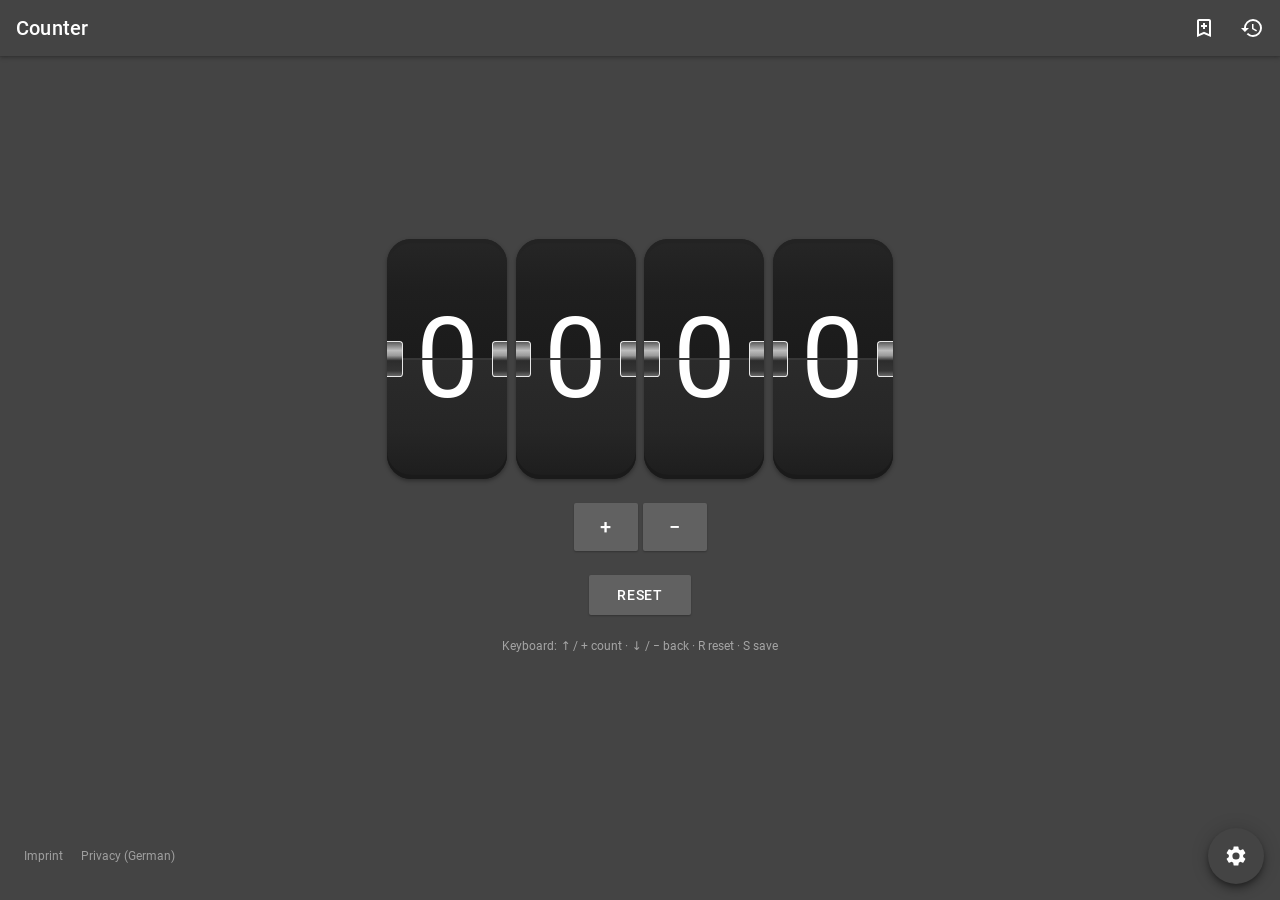
<file: web/index.html>
<!doctype html>
<html lang="de">
<head>
  <meta charset="utf-8">
  <meta name="viewport" content="width=device-width, initial-scale=1, viewport-fit=cover">
  <title>Counter</title>
  <meta name="description" content="Counter – ein Zähler im Rolodex-/Flip-Clock-Design. Die Web-Version der Android-App von 2021.">
  <meta name="theme-color" content="#444444">
  <meta name="color-scheme" content="dark">
  <meta property="og:title" content="Counter">
  <meta property="og:description" content="Ein Zähler im Flip-Clock-Design – Nostalgie, revived.">
  <meta property="og:image" content="img/og.jpg">
  <meta property="og:type" content="website">
  <link rel="manifest" href="manifest.webmanifest">
  <link rel="icon" href="favicon.ico" sizes="32x32">
  <link rel="icon" href="icons/favicon-48.png" type="image/png" sizes="48x48">
  <link rel="apple-touch-icon" href="icons/apple-touch-icon.png">
  <link rel="preload" href="fonts/roboto-latin-400-normal.woff2" as="font" type="font/woff2" crossorigin>
  <link rel="stylesheet" href="styles.css">
  <script src="config.js" defer></script>
  <script src="app.js" defer></script>
</head>
<body>
  <!-- Icon-Sprite (Material-Stil, passend zu den Original-Icons) -->
  <svg width="0" height="0" class="sprite" aria-hidden="true">
    <symbol id="i-back" viewBox="0 0 24 24"><path d="M20 11H7.83l5.59-5.59L12 4l-8 8 8 8 1.41-1.41L7.83 13H20v-2z"/></symbol>
    <symbol id="i-chevron-left" viewBox="0 0 24 24"><path d="M15.41 16.59 10.83 12l4.58-4.59L14 6l-6 6 6 6 1.41-1.41z"/></symbol>
    <symbol id="i-settings" viewBox="0 0 24 24"><path d="M19.14 12.94c.04-.3.06-.61.06-.94 0-.32-.02-.64-.07-.94l2.03-1.58a.49.49 0 0 0 .12-.61l-1.92-3.32a.49.49 0 0 0-.59-.22l-2.39.96c-.5-.38-1.03-.7-1.62-.94l-.36-2.54a.48.48 0 0 0-.48-.41h-3.84c-.24 0-.43.17-.47.41l-.36 2.54c-.59.24-1.13.57-1.62.94l-2.39-.96a.48.48 0 0 0-.59.22L2.74 8.87c-.12.21-.08.47.12.61l2.03 1.58c-.05.3-.09.63-.09.94s.02.64.07.94l-2.03 1.58a.49.49 0 0 0-.12.61l1.92 3.32c.12.22.37.29.59.22l2.39-.96c.5.38 1.03.7 1.62.94l.36 2.54c.05.24.24.41.48.41h3.84c.24 0 .44-.17.47-.41l.36-2.54c.59-.24 1.13-.56 1.62-.94l2.39.96c.22.08.47 0 .59-.22l1.92-3.32a.48.48 0 0 0-.12-.61l-2.01-1.58zM12 15.6A3.6 3.6 0 1 1 12 8.4a3.6 3.6 0 0 1 0 7.2z"/></symbol>
    <symbol id="i-save" viewBox="0 0 24 24"><path d="M17 3H7c-1.1 0-2 .9-2 2v16l7-3 7 3V5c0-1.1-.9-2-2-2zm0 15-5-2.18L7 18V5h10v13z"/><path d="M11 7h2v2h2v2h-2v2h-2v-2H9V9h2z"/></symbol>
    <symbol id="i-list" viewBox="0 0 24 24"><path d="M13 3a9 9 0 0 0-9 9H1l3.89 3.89.07.14L9 12H6c0-3.87 3.13-7 7-7s7 3.13 7 7-3.13 7-7 7c-1.93 0-3.68-.79-4.94-2.06l-1.42 1.42A8.95 8.95 0 0 0 13 21a9 9 0 0 0 0-18zm-1 5v5l4.28 2.54.72-1.21-3.5-2.08V8H12z"/></symbol>
    <symbol id="i-heart" viewBox="0 0 24 24"><path d="M16.5 3c-1.74 0-3.41.81-4.5 2.09C10.91 3.81 9.24 3 7.5 3 4.42 3 2 5.42 2 8.5c0 3.78 3.4 6.86 8.55 11.54L12 21.35l1.45-1.32C18.6 15.36 22 12.28 22 8.5 22 5.42 19.58 3 16.5 3zm-4.4 15.55-.1.1-.1-.1C7.14 14.24 4 11.39 4 8.5 4 6.5 5.5 5 7.5 5c1.54 0 3.04.99 3.57 2.36h1.87C13.46 5.99 14.96 5 16.5 5c2 0 3.5 1.5 3.5 3.5 0 2.89-3.14 5.74-7.9 10.05z"/></symbol>
    <symbol id="i-info" viewBox="0 0 24 24"><path d="M11 7h2v2h-2zm0 4h2v6h-2zm1-9C6.48 2 2 6.48 2 12s4.48 10 10 10 10-4.48 10-10S17.52 2 12 2zm0 18c-4.41 0-8-3.59-8-8s3.59-8 8-8 8 3.59 8 8-3.59 8-8 8z"/></symbol>
    <symbol id="i-web" viewBox="0 0 24 24"><path d="M12 2C6.48 2 2 6.48 2 12s4.48 10 10 10 10-4.48 10-10S17.52 2 12 2zm6.93 6h-2.95a15.65 15.65 0 0 0-1.38-3.56A8.03 8.03 0 0 1 18.93 8zM12 4.04c.83 1.2 1.48 2.53 1.91 3.96h-3.82c.43-1.43 1.08-2.76 1.91-3.96zM4.26 14C4.1 13.36 4 12.69 4 12s.1-1.36.26-2h3.38c-.08.66-.14 1.32-.14 2s.06 1.34.14 2H4.26zm.82 2h2.95c.32 1.25.78 2.45 1.38 3.56A7.99 7.99 0 0 1 5.08 16zm2.95-8H5.08a7.99 7.99 0 0 1 4.33-3.56A15.65 15.65 0 0 0 8.03 8zM12 19.96c-.83-1.2-1.48-2.53-1.91-3.96h3.82c-.43 1.43-1.08 2.76-1.91 3.96zM14.34 14H9.66c-.09-.66-.16-1.32-.16-2s.07-1.35.16-2h4.68c.09.65.16 1.32.16 2s-.07 1.34-.16 2zm.25 5.56c.6-1.11 1.06-2.31 1.38-3.56h2.95a8.03 8.03 0 0 1-4.33 3.56zM16.36 14c.08-.66.14-1.32.14-2s-.06-1.34-.14-2h3.38c.16.64.26 1.31.26 2s-.1 1.36-.26 2h-3.38z"/></symbol>
    <symbol id="i-vibrate" viewBox="0 0 24 24"><path d="M0 15h2V9H0v6zm3 2h2V7H3v10zm19-8v6h2V9h-2zm-3 8h2V7h-2v10zM16.5 3h-9C6.67 3 6 3.67 6 4.5v15c0 .83.67 1.5 1.5 1.5h9c.83 0 1.5-.67 1.5-1.5v-15c0-.83-.67-1.5-1.5-1.5zM16 19H8V5h8v14z"/></symbol>
    <symbol id="i-sound" viewBox="0 0 24 24"><path d="M3 9v6h4l5 5V4L7 9H3zm13.5 3A4.5 4.5 0 0 0 14 7.97v8.05c1.48-.73 2.5-2.25 2.5-4.02zM14 3.23v2.06c2.89.86 5 3.54 5 6.71s-2.11 5.85-5 6.71v2.06c4.01-.91 7-4.49 7-8.77s-2.99-7.86-7-8.77z"/></symbol>
    <symbol id="i-sun" viewBox="0 0 24 24"><path d="M12 7a5 5 0 1 0 0 10 5 5 0 0 0 0-10zM2 13h2a1 1 0 0 0 0-2H2a1 1 0 0 0 0 2zm18 0h2a1 1 0 0 0 0-2h-2a1 1 0 0 0 0 2zM11 2v2a1 1 0 0 0 2 0V2a1 1 0 0 0-2 0zm0 18v2a1 1 0 0 0 2 0v-2a1 1 0 0 0-2 0zM5.99 4.58a1 1 0 0 0-1.41 1.41l1.06 1.06a1 1 0 0 0 1.41-1.41L5.99 4.58zm12.37 12.37a1 1 0 0 0-1.41 1.41l1.06 1.06a1 1 0 0 0 1.41-1.41l-1.06-1.06zm1.06-10.96a1 1 0 0 0-1.41-1.41l-1.06 1.06a1 1 0 0 0 1.41 1.41l1.06-1.06zM7.05 18.36a1 1 0 0 0-1.41-1.41l-1.06 1.06a1 1 0 0 0 1.41 1.41l1.06-1.06z"/></symbol>
    <symbol id="i-lang" viewBox="0 0 24 24"><path d="m12.87 15.07-2.54-2.51.03-.03A17.52 17.52 0 0 0 14.07 6H17V4h-7V2H8v2H1v1.99h11.17C11.5 7.92 10.44 9.75 9 11.35 8.07 10.32 7.3 9.19 6.69 8h-2c.73 1.63 1.73 3.17 2.98 4.56l-5.09 5.02L4 19l5-5 3.11 3.11.76-2.04zM18.5 10h-2L12 22h2l1.12-3h4.75L21 22h2l-4.5-12zm-2.62 7 1.62-4.33L19.12 17h-3.24z"/></symbol>
    <symbol id="i-digits" viewBox="0 0 24 24"><path d="M4 5h4v14H4zm6 0h4v14h-4zm6 0h4v14h-4z" opacity=".35"/><path d="M5 9h2v1H5zm6 0h2v1h-2zm6 0h2v1h-2zM3 11.5h18v1H3z"/></symbol>
    <symbol id="i-palette" viewBox="0 0 24 24"><path d="M12 2C6.49 2 2 6.49 2 12s4.49 10 10 10a2.5 2.5 0 0 0 1.84-4.19c-.24-.27-.34-.53-.34-.81 0-.55.45-1 1-1H16c3.31 0 6-2.69 6-6 0-4.96-4.49-9-10-9zm5.5 11a1.5 1.5 0 1 1 0-3 1.5 1.5 0 0 1 0 3zm-3-4a1.5 1.5 0 1 1 0-3 1.5 1.5 0 0 1 0 3zM5 11.5a1.5 1.5 0 1 1 3 0 1.5 1.5 0 0 1-3 0zm6-4a1.5 1.5 0 1 1-3 0 1.5 1.5 0 0 1 3 0z"/></symbol>
    <symbol id="i-delete" viewBox="0 0 24 24"><path d="M6 19c0 1.1.9 2 2 2h8c1.1 0 2-.9 2-2V7H6v12zM8 9h8v10H8V9zm7.5-5-1-1h-5l-1 1H5v2h14V4h-3.5z"/></symbol>
    <symbol id="i-edit" viewBox="0 0 24 24"><path d="M3 17.25V21h3.75L17.81 9.94l-3.75-3.75L3 17.25zM5.92 19H5v-.92l9.06-9.06.92.92L5.92 19zM20.71 5.63l-2.34-2.34a1 1 0 0 0-1.41 0l-1.83 1.83 3.75 3.75 1.83-1.83a1 1 0 0 0 0-1.41z"/></symbol>
    <symbol id="i-restore" viewBox="0 0 24 24"><path d="M12 5V1L7 6l5 5V7c3.31 0 6 2.69 6 6s-2.69 6-6 6-6-2.69-6-6H4c0 4.42 3.58 8 8 8s8-3.58 8-8-3.58-8-8-8z"/></symbol>
    <symbol id="i-download" viewBox="0 0 24 24"><path d="M19 9h-4V3H9v6H5l7 7 7-7zM5 18v2h14v-2H5z"/></symbol>
    <symbol id="i-sweep" viewBox="0 0 24 24"><path d="M15 16h4v2h-4zm0-8h7v2h-7zm0 4h6v2h-6zM3 18c0 1.1.9 2 2 2h6c1.1 0 2-.9 2-2V8H3v10zm2-8h6v8H5v-8zm5-6H6L5 5H2v2h12V5h-3z"/></symbol>
    <symbol id="i-gavel" viewBox="0 0 24 24"><path d="M1 21h12v2H1zM5.24 8.07l2.83-2.83 14.14 14.14-2.83 2.83zM12.32 1l5.66 5.66-2.83 2.83-5.66-5.66zM3.83 9.48l5.66 5.66-2.83 2.83L1 12.31z"/></symbol>
    <symbol id="i-shield" viewBox="0 0 24 24"><path d="M12 1 3 5v6c0 5.55 3.84 10.74 9 12 5.16-1.26 9-6.45 9-12V5l-9-4zm7 10c0 4.52-2.98 8.69-7 9.93-4.02-1.24-7-5.41-7-9.93V6.3l7-3.11 7 3.11V11zm-11.59.59L6 13l4 4 8-8-1.41-1.42L10 14.17z"/></symbol>
    <symbol id="i-install" viewBox="0 0 24 24"><path d="M17 1.01 7 1c-1.1 0-2 .9-2 2v18c0 1.1.9 2 2 2h10c1.1 0 2-.9 2-2V3c0-1.1-.9-1.99-2-1.99zM17 19H7V5h10v14zm-1-6h-3V8h-2v5H8l4 4 4-4z"/></symbol>
  </svg>

  <div class="app" id="app">
    <!-- Toolbar wie in der Android-App -->
    <header class="toolbar">
      <button class="icon-btn" id="tb-back" type="button" hidden data-i18n-label="back">
        <svg><use href="#i-back"/></svg>
      </button>
      <h1 class="toolbar-title" id="tb-title">Counter</h1>
      <div class="toolbar-actions" id="tb-actions-main">
        <button class="icon-btn" id="btn-save" type="button" data-i18n-label="saveResult">
          <svg><use href="#i-save"/></svg>
        </button>
        <button class="icon-btn" id="btn-results" type="button" data-i18n-label="results">
          <svg><use href="#i-list"/></svg>
        </button>
      </div>
      <div class="toolbar-actions" id="tb-actions-results" hidden>
        <button class="icon-btn" id="btn-export" type="button" data-i18n-label="exportCsv">
          <svg><use href="#i-download"/></svg>
        </button>
        <button class="icon-btn" id="btn-clear-results" type="button" data-i18n-label="clearResults">
          <svg><use href="#i-sweep"/></svg>
        </button>
      </div>
    </header>

    <main class="views">
      <!-- ============ Zähler ============ -->
      <section class="view" id="view-main" data-view="main">
        <div class="counter-wrap">
          <button class="flaps" id="flaps" type="button"></button>
          <div class="row">
            <button class="btn btn-count" id="btn-plus" type="button" data-i18n-label="plus">+</button>
            <button class="btn btn-count" id="btn-minus" type="button" data-i18n-label="minus">−</button>
          </div>
          <div class="row">
            <button class="btn btn-reset" id="btn-reset" type="button" data-i18n="reset">RESET</button>
          </div>
          <p class="hint" id="kbd-hint" data-i18n="kbdHint"></p>
        </div>
        <nav class="legal-links" id="legal-links" aria-label="Rechtliches">
          <a id="legal-imprint" target="_blank" rel="noopener" data-i18n="imprint">Impressum</a>
          <a id="legal-privacy" data-i18n="privacy">Datenschutz</a>
        </nav>
        <button class="fab" id="fab-settings" type="button" data-i18n-label="settings">
          <svg><use href="#i-settings"/></svg>
        </button>
      </section>

      <!-- ============ Zahl setzen ============ -->
      <section class="view" id="view-set" data-view="set" hidden>
        <form class="set-form" id="set-form" autocomplete="off">
          <h2 class="set-title" data-i18n="setCount">Zahl setzen</h2>
          <div class="set-inputs" id="set-inputs"></div>
          <p class="set-help" data-i18n="setHelp"></p>
          <div class="row">
            <button class="btn btn-wide" type="submit" data-i18n="apply">Übernehmen</button>
          </div>
        </form>
      </section>

      <!-- ============ Einstellungen ============ -->
      <section class="view view-scroll" id="view-settings" data-view="settings" hidden>
        <div class="list">
          <h3 class="list-header" data-i18n="secView">Ansicht</h3>

          <div class="item item-boxes">
            <svg class="item-icon"><use href="#i-palette"/></svg>
            <div class="item-text">
              <span class="item-title" data-i18n="theme">Design</span>
              <div class="boxes" role="radiogroup" data-setting="theme" data-i18n-label="theme">
                <button type="button" class="box" role="radio" data-value="classic" data-i18n="themeClassic"></button>
                <button type="button" class="box" role="radio" data-value="black" data-i18n="themeBlack"></button>
              </div>
            </div>
          </div>

          <label class="item">
            <img class="item-icon" src="img/size.png" alt="">
            <span class="item-text"><span class="item-title" data-i18n="seniorMode">Seniorenmodus</span>
              <span class="item-sub" data-i18n="seniorModeSub"></span></span>
            <input class="switch" type="checkbox" id="opt-senior">
          </label>

          <div class="item item-boxes" id="senior-options">
            <span class="item-icon"></span>
            <div class="item-text">
              <span class="item-title" data-i18n="btnSize">Tastengröße</span>
              <div class="boxes" role="radiogroup" data-setting="btnSize" data-i18n-label="btnSize">
                <button type="button" class="box" role="radio" data-value="l" data-i18n="sizeL"></button>
                <button type="button" class="box" role="radio" data-value="xl" data-i18n="sizeXL"></button>
                <button type="button" class="box" role="radio" data-value="xxl" data-i18n="sizeXXL"></button>
              </div>
              <span class="item-title" data-i18n="fontSize">Schriftgröße der Tasten</span>
              <div class="boxes" role="radiogroup" data-setting="fontSize" data-i18n-label="fontSize">
                <button type="button" class="box" role="radio" data-value="l" data-i18n="sizeL"></button>
                <button type="button" class="box" role="radio" data-value="xl" data-i18n="sizeXL"></button>
                <button type="button" class="box" role="radio" data-value="xxl" data-i18n="sizeXXL"></button>
              </div>
            </div>
          </div>

          <div class="item item-boxes">
            <svg class="item-icon"><use href="#i-digits"/></svg>
            <div class="item-text">
              <span class="item-title" data-i18n="digits">Anzahl der Stellen</span>
              <div class="boxes" role="radiogroup" data-setting="digits" data-i18n-label="digits">
                <button type="button" class="box" role="radio" data-value="3">3</button>
                <button type="button" class="box" role="radio" data-value="4">4</button>
                <button type="button" class="box" role="radio" data-value="5">5</button>
                <button type="button" class="box" role="radio" data-value="6">6</button>
              </div>
            </div>
          </div>

          <h3 class="list-header" data-i18n="secControl">Bedienung</h3>

          <label class="item" id="item-vibrate">
            <svg class="item-icon"><use href="#i-vibrate"/></svg>
            <span class="item-text"><span class="item-title" data-i18n="vibrate">Vibration</span>
              <span class="item-sub" data-i18n="vibrateSub"></span></span>
            <input class="switch" type="checkbox" id="opt-vibrate">
          </label>
          <label class="item">
            <svg class="item-icon"><use href="#i-sound"/></svg>
            <span class="item-text"><span class="item-title" data-i18n="sound">Klickgeräusch</span>
              <span class="item-sub" data-i18n="soundSub"></span></span>
            <input class="switch" type="checkbox" id="opt-sound">
          </label>
          <label class="item" id="item-wakelock">
            <svg class="item-icon"><use href="#i-sun"/></svg>
            <span class="item-text"><span class="item-title" data-i18n="wakeLock">Bildschirm anlassen</span>
              <span class="item-sub" data-i18n="wakeLockSub"></span></span>
            <input class="switch" type="checkbox" id="opt-wakelock">
          </label>
          <div class="item item-boxes">
            <svg class="item-icon"><use href="#i-lang"/></svg>
            <div class="item-text">
              <span class="item-title" data-i18n="language">Sprache</span>
              <div class="boxes" role="radiogroup" data-setting="lang" data-i18n-label="language">
                <button type="button" class="box" role="radio" data-value="auto" data-i18n="langAuto"></button>
                <button type="button" class="box" role="radio" data-value="de">Deutsch</button>
                <button type="button" class="box" role="radio" data-value="en">English</button>
              </div>
            </div>
          </div>

          <div id="sec-support">
            <h3 class="list-header" data-i18n="secSupport">Unterstützen</h3>
            <a class="item" id="link-donate" target="_blank" rel="noopener">
              <svg class="item-icon item-icon-accent"><use href="#i-heart"/></svg>
              <span class="item-text"><span class="item-title" data-i18n="donate">Spenden</span>
                <span class="item-sub" data-i18n="donateSub"></span></span>
            </a>
          </div>

          <h3 class="list-header" data-i18n="secAbout">Über Counter</h3>
          <a class="item" href="#/info">
            <svg class="item-icon"><use href="#i-info"/></svg>
            <span class="item-text"><span class="item-title" data-i18n="appInfo">App-Info</span>
              <span class="item-sub" id="settings-version"></span></span>
          </a>
          <a class="item" id="link-source" target="_blank" rel="noopener">
            <img class="item-icon" src="img/os_code.png" alt="">
            <span class="item-text"><span class="item-title" data-i18n="sourceCode">Quellcode</span>
              <span class="item-sub" id="link-source-sub"></span></span>
          </a>
          <a class="item" id="link-issues" target="_blank" rel="noopener">
            <img class="item-icon" src="img/bug.png" alt="">
            <span class="item-text"><span class="item-title" data-i18n="reportIssue">Problem melden</span></span>
          </a>
          <a class="item" id="link-website" target="_blank" rel="noopener">
            <svg class="item-icon"><use href="#i-web"/></svg>
            <span class="item-text"><span class="item-title" data-i18n="website">Meine Website</span>
              <span class="item-sub" id="link-website-sub"></span></span>
          </a>
          <a class="item" id="link-imprint" target="_blank" rel="noopener">
            <svg class="item-icon"><use href="#i-gavel"/></svg>
            <span class="item-text"><span class="item-title" data-i18n="imprint">Impressum</span></span>
          </a>
          <a class="item" id="link-privacy">
            <svg class="item-icon"><use href="#i-shield"/></svg>
            <span class="item-text"><span class="item-title" data-i18n="privacy">Datenschutz</span>
              <span class="item-sub" data-i18n="privacySub"></span></span>
          </a>
          <button class="item" type="button" id="btn-install" hidden>
            <svg class="item-icon"><use href="#i-install"/></svg>
            <span class="item-text"><span class="item-title" data-i18n="install">Als App installieren</span>
              <span class="item-sub" data-i18n="installSub"></span></span>
          </button>

          <h3 class="list-header" data-i18n="secData">Daten</h3>
          <button class="item" type="button" id="btn-wipe">
            <svg class="item-icon"><use href="#i-delete"/></svg>
            <span class="item-text"><span class="item-title" data-i18n="wipe">Alle Daten löschen</span>
              <span class="item-sub" data-i18n="wipeSub"></span></span>
          </button>
        </div>
        <button class="fab" id="fab-back" type="button" data-i18n-label="back">
          <svg><use href="#i-chevron-left"/></svg>
        </button>
      </section>

      <!-- ============ Ergebnisse ============ -->
      <section class="view view-scroll" id="view-results" data-view="results" hidden>
        <ul class="results" id="results-list"></ul>
        <div class="empty" id="results-empty">
          <svg><use href="#i-list"/></svg>
          <p data-i18n="noResults"></p>
        </div>
      </section>

      <!-- ============ Info (wie bei WhatsApp/Hauk) ============ -->
      <section class="view view-scroll" id="view-info" data-view="info" hidden>
        <div class="info">
          <img class="info-logo" src="img/logo.png" alt="" width="128" height="128">
          <h2 class="info-name">Counter</h2>
          <p class="info-version" id="info-version"></p>
          <p class="info-tagline" data-i18n="tagline"></p>

          <div class="info-card">
            <p data-i18n="story"></p>
          </div>

          <details class="info-card">
            <summary data-i18n="whatsNew">Was ist neu</summary>
            <ul class="changelog" id="changelog"></ul>
          </details>

          <div class="info-card">
            <p><strong data-i18n="thanks"></strong></p>
            <p data-i18n="thanksText"></p>
          </div>

          <details class="info-card">
            <summary data-i18n="licenses">Lizenzen</summary>
            <p><strong>Counter</strong> – MIT License<br>Copyright © 2021–2026 byZero</p>
            <p><strong>Roboto</strong> – Apache License 2.0<br>Copyright © Google</p>
            <p><a href="LICENSE.txt" target="_blank" rel="noopener" data-i18n="fullLicense"></a></p>
          </details>

          <p class="info-copy">© 2021–2026 <span id="info-author">byZero</span></p>
          <p class="info-links">
            <a id="info-source" target="_blank" rel="noopener">GitHub</a>
            <span id="info-imprint-wrap"> · <a id="info-imprint" target="_blank" rel="noopener" data-i18n="imprint">Impressum</a></span>
            <span id="info-privacy-wrap"> · <a id="info-privacy" data-i18n="privacy">Datenschutz</a></span>
          </p>
          <p class="info-made" data-i18n="madeWith"></p>
          <p class="info-made"><a id="info-revival" target="_blank" rel="noopener" data-i18n="revival"></a></p>
        </div>
      </section>
    </main>
  </div>

  <!-- Snackbar (wie Material Snackbar in der App) -->
  <div class="snackbar" id="snackbar" role="status" aria-live="polite">
    <span id="snackbar-text"></span>
    <button type="button" id="snackbar-action"></button>
  </div>

  <!-- Dialog -->
  <dialog class="dialog" id="dialog">
    <form method="dialog" id="dialog-form">
      <h2 class="dialog-title" id="dialog-title"></h2>
      <p class="dialog-text" id="dialog-text"></p>
      <input class="dialog-input" id="dialog-input" type="text" maxlength="60" hidden>
      <div class="dialog-actions">
        <button class="text-btn" value="cancel" id="dialog-cancel" type="submit"></button>
        <button class="text-btn text-btn-accent" value="ok" id="dialog-ok" type="submit"></button>
      </div>
    </form>
  </dialog>

  <noscript><p class="noscript">Counter braucht JavaScript. / Counter needs JavaScript.</p></noscript>
</body>
</html>
</file>
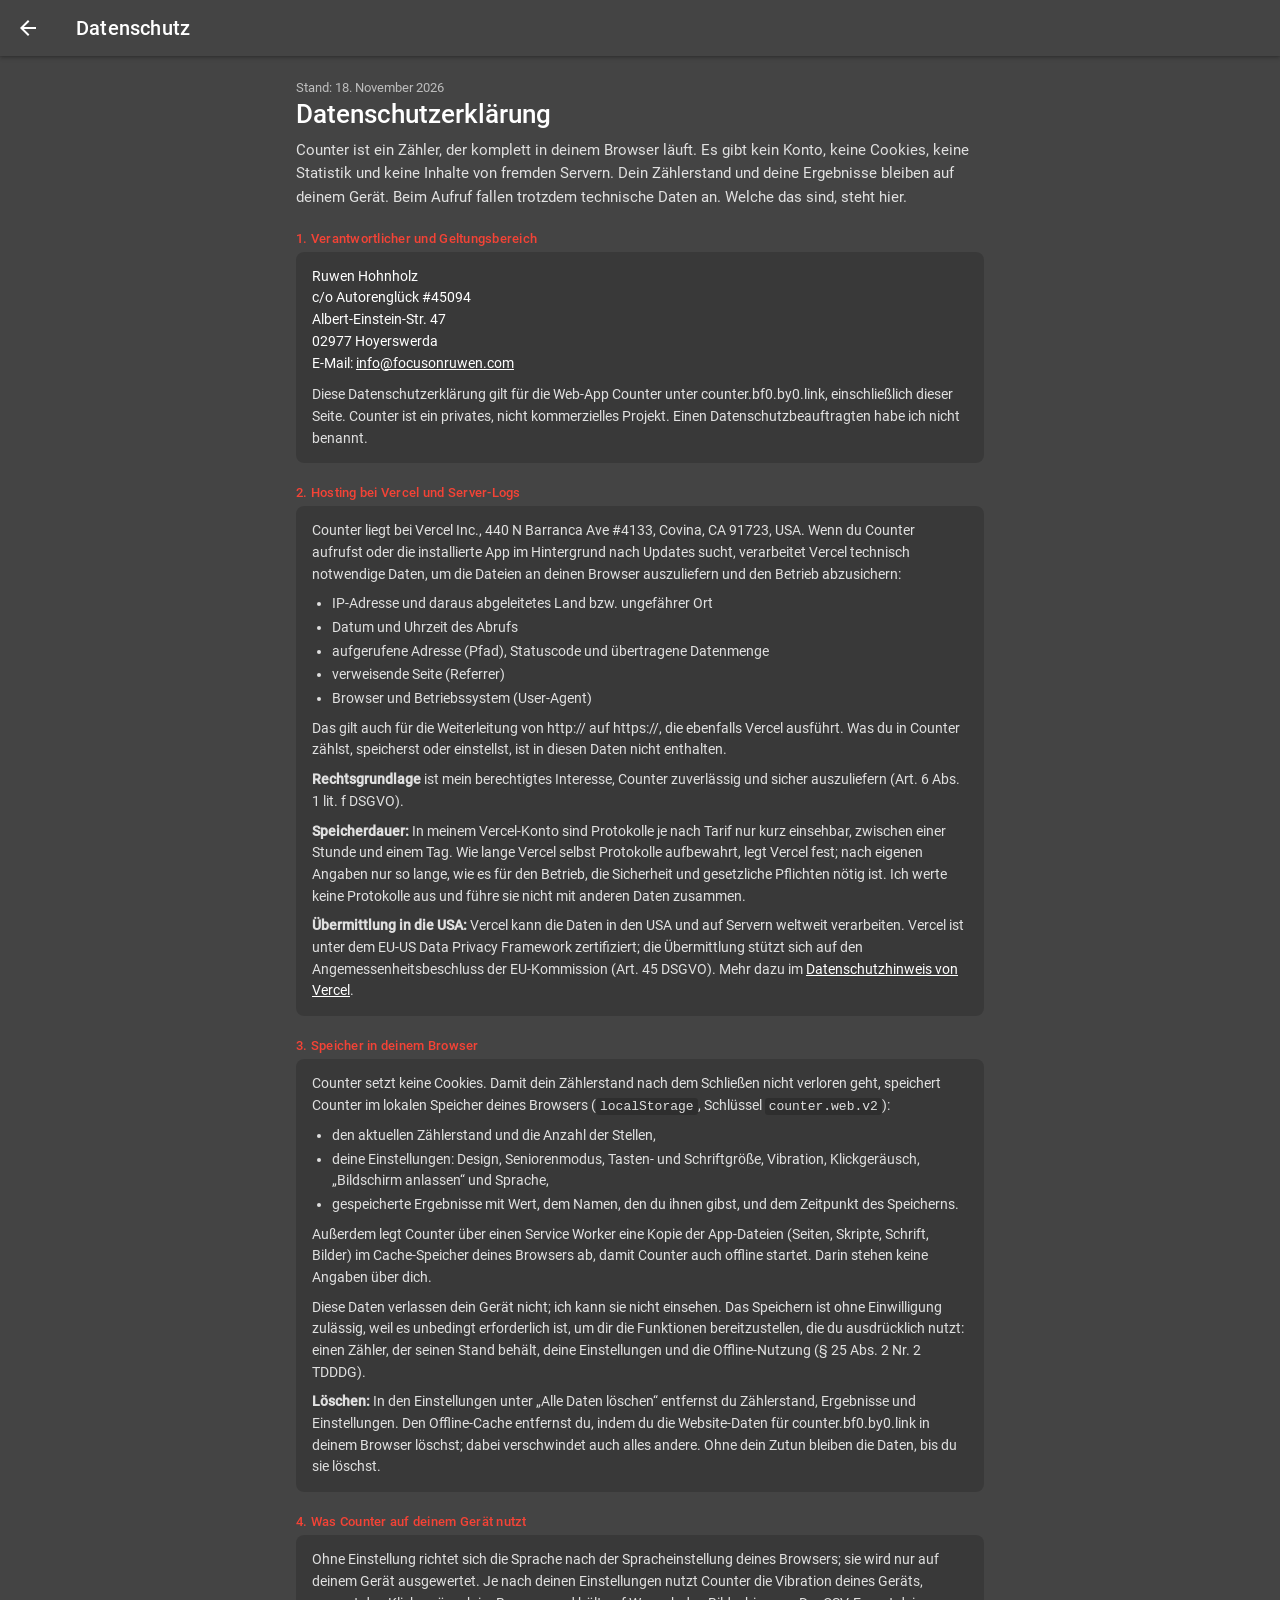
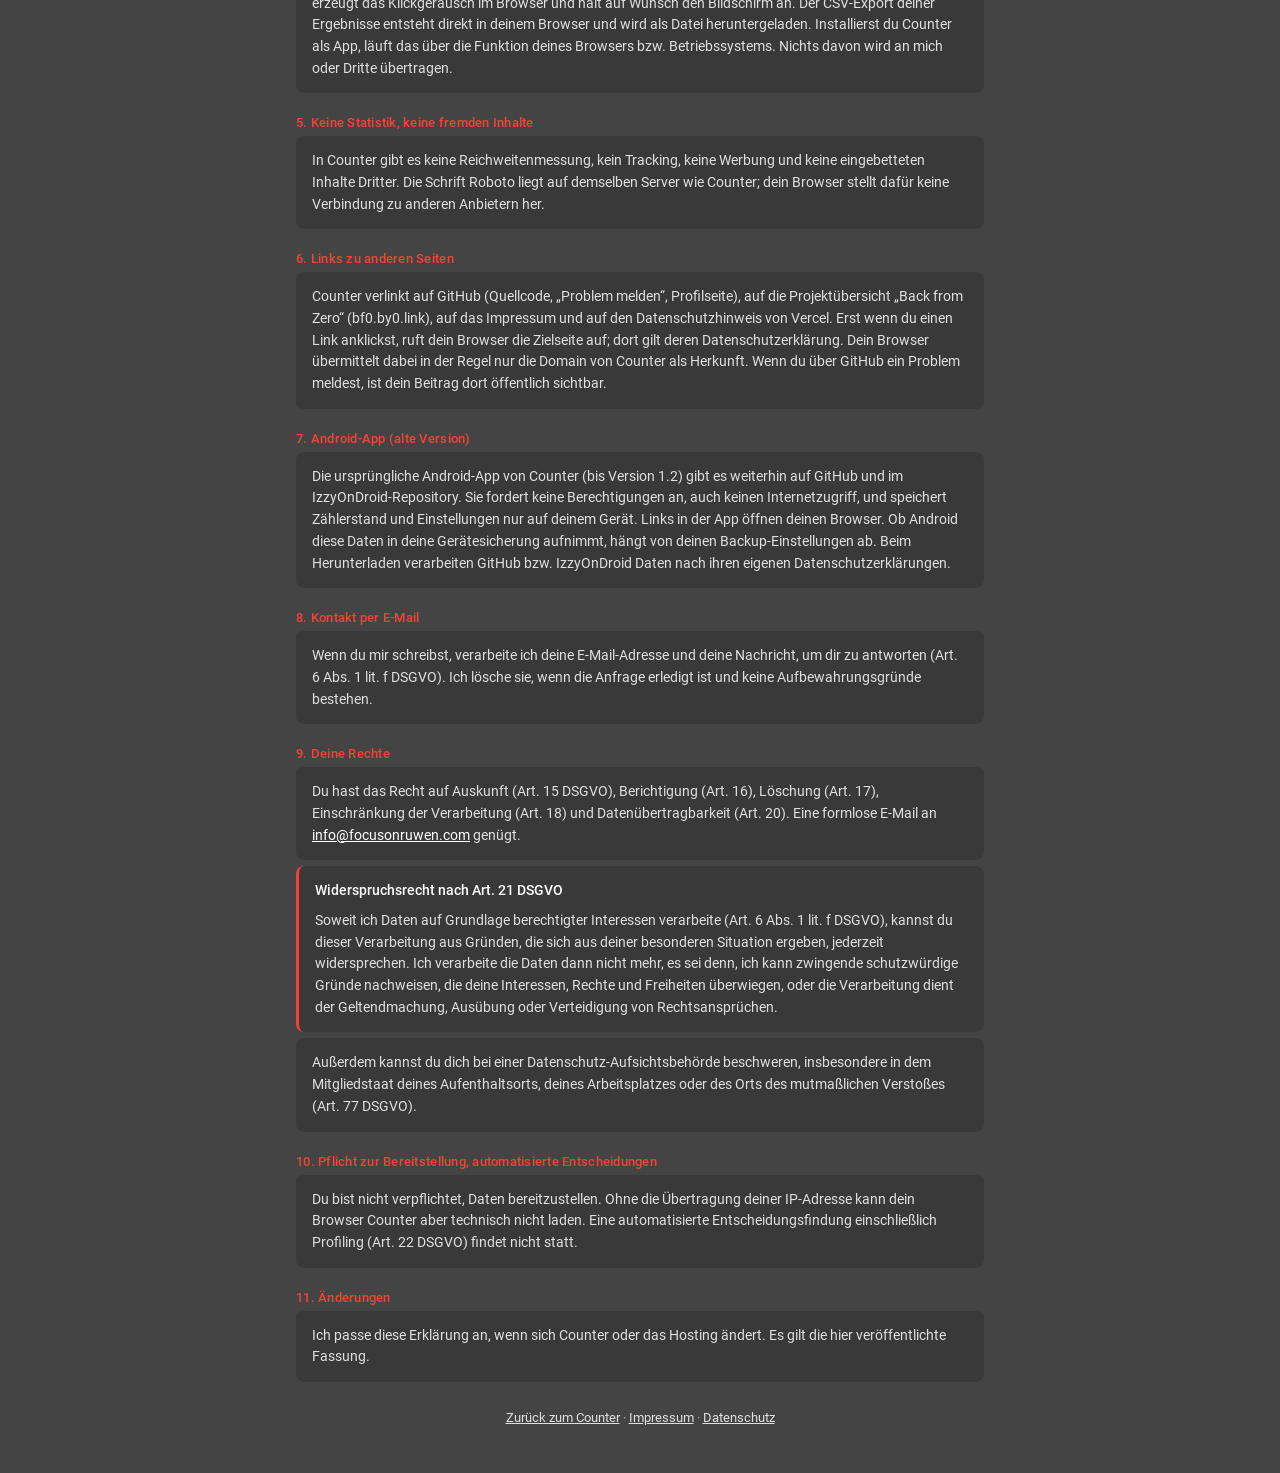
<file: web/datenschutz/index.html>
<!doctype html>
<html lang="de">
<head>
  <meta charset="utf-8">
  <meta name="viewport" content="width=device-width, initial-scale=1, viewport-fit=cover">
  <title>Datenschutz · Counter</title>
  <meta name="description" content="Datenschutzerklärung für Counter (counter.bf0.by0.link), die Web-Edition des Flip-Clock-Zählers.">
  <meta name="author" content="Ruwen Hohnholz">
  <meta name="theme-color" content="#444444">
  <meta name="color-scheme" content="dark">
  <link rel="icon" href="../favicon.ico" sizes="32x32">
  <link rel="icon" href="../icons/favicon-48.png" type="image/png" sizes="48x48">
  <link rel="apple-touch-icon" href="../icons/apple-touch-icon.png">
  <link rel="stylesheet" href="../styles.css">
</head>
<body class="page-legal">
  <svg width="0" height="0" class="sprite" aria-hidden="true">
    <symbol id="i-back" viewBox="0 0 24 24"><path d="M20 11H7.83l5.59-5.59L12 4l-8 8 8 8 1.41-1.41L7.83 13H20v-2z"/></symbol>
  </svg>

  <div class="app">
    <header class="toolbar">
      <a class="icon-btn" href="../" aria-label="Zurück zum Counter"><svg><use href="#i-back"/></svg></a>
      <h1 class="toolbar-title toolbar-title-back">Datenschutz</h1>
    </header>

    <main class="view view-scroll legal" id="inhalt">
      <div class="legal-doc">
        <p class="legal-kicker">Stand: 18. November 2026</p>
        <h2 class="legal-title">Datenschutz&shy;erklärung</h2>
        <p class="legal-lede">Counter ist ein Zähler, der komplett in deinem Browser läuft. Es gibt kein Konto, keine Cookies, keine Statistik und keine Inhalte von fremden Servern. Dein Zählerstand und deine Ergebnisse bleiben auf deinem Gerät. Beim Aufruf fallen trotzdem technische Daten an. Welche das sind, steht hier.</p>

        <h3 class="list-header" id="s1">1. Verantwortlicher und Geltungsbereich</h3>
        <div class="info-card">
          <address>
            Ruwen Hohnholz<br>
            c/o Autorenglück #45094<br>
            Albert-Einstein-Str. 47<br>
            02977 Hoyerswerda<br>
            E-Mail: <a href="mailto:info@focusonruwen.com">info@focusonruwen.com</a>
          </address>
          <p>Diese Datenschutzerklärung gilt für die Web-App Counter unter counter.bf0.by0.link, einschließlich dieser Seite. Counter ist ein privates, nicht kommerzielles Projekt. Einen Datenschutzbeauftragten habe ich nicht benannt.</p>
        </div>

        <h3 class="list-header" id="s2">2. Hosting bei Vercel und Server-Logs</h3>
        <div class="info-card">
          <p>Counter liegt bei Vercel Inc., 440 N Barranca Ave #4133, Covina, CA 91723, USA. Wenn du Counter aufrufst oder die installierte App im Hintergrund nach Updates sucht, verarbeitet Vercel technisch notwendige Daten, um die Dateien an deinen Browser auszuliefern und den Betrieb abzusichern:</p>
          <ul>
            <li>IP-Adresse und daraus abgeleitetes Land bzw. ungefährer Ort</li>
            <li>Datum und Uhrzeit des Abrufs</li>
            <li>aufgerufene Adresse (Pfad), Statuscode und übertragene Datenmenge</li>
            <li>verweisende Seite (Referrer)</li>
            <li>Browser und Betriebssystem (User-Agent)</li>
          </ul>
          <p>Das gilt auch für die Weiterleitung von http:// auf https://, die ebenfalls Vercel ausführt. Was du in Counter zählst, speicherst oder einstellst, ist in diesen Daten nicht enthalten.</p>
          <p><strong>Rechtsgrundlage</strong> ist mein berechtigtes Interesse, Counter zuverlässig und sicher auszuliefern (Art. 6 Abs. 1 lit. f DSGVO).</p>
          <p><strong>Speicherdauer:</strong> In meinem Vercel-Konto sind Protokolle je nach Tarif nur kurz einsehbar, zwischen einer Stunde und einem Tag. Wie lange Vercel selbst Protokolle aufbewahrt, legt Vercel fest; nach eigenen Angaben nur so lange, wie es für den Betrieb, die Sicherheit und gesetzliche Pflichten nötig ist. Ich werte keine Protokolle aus und führe sie nicht mit anderen Daten zusammen.</p>
          <p><strong>Übermittlung in die USA:</strong> Vercel kann die Daten in den USA und auf Servern weltweit verarbeiten. Vercel ist unter dem EU-US Data Privacy Framework zertifiziert; die Übermittlung stützt sich auf den Angemessenheitsbeschluss der EU-Kommission (Art. 45 DSGVO). Mehr dazu im <a href="https://vercel.com/legal/privacy-notice" target="_blank" rel="noopener">Datenschutzhinweis von Vercel</a>.</p>
        </div>

        <h3 class="list-header" id="s3">3. Speicher in deinem Browser</h3>
        <div class="info-card">
          <p>Counter setzt keine Cookies. Damit dein Zählerstand nach dem Schließen nicht verloren geht, speichert Counter im lokalen Speicher deines Browsers (<code>localStorage</code>, Schlüssel <code>counter.web.v2</code>):</p>
          <ul>
            <li>den aktuellen Zählerstand und die Anzahl der Stellen,</li>
            <li>deine Einstellungen: Design, Seniorenmodus, Tasten- und Schriftgröße, Vibration, Klickgeräusch, „Bildschirm anlassen“ und Sprache,</li>
            <li>gespeicherte Ergebnisse mit Wert, dem Namen, den du ihnen gibst, und dem Zeitpunkt des Speicherns.</li>
          </ul>
          <p>Außerdem legt Counter über einen Service Worker eine Kopie der App-Dateien (Seiten, Skripte, Schrift, Bilder) im Cache-Speicher deines Browsers ab, damit Counter auch offline startet. Darin stehen keine Angaben über dich.</p>
          <p>Diese Daten verlassen dein Gerät nicht; ich kann sie nicht einsehen. Das Speichern ist ohne Einwilligung zulässig, weil es unbedingt erforderlich ist, um dir die Funktionen bereitzustellen, die du ausdrücklich nutzt: einen Zähler, der seinen Stand behält, deine Einstellungen und die Offline-Nutzung (§ 25 Abs. 2 Nr. 2 TDDDG).</p>
          <p><strong>Löschen:</strong> In den Einstellungen unter „Alle Daten löschen“ entfernst du Zählerstand, Ergebnisse und Einstellungen. Den Offline-Cache entfernst du, indem du die Website-Daten für counter.bf0.by0.link in deinem Browser löschst; dabei verschwindet auch alles andere. Ohne dein Zutun bleiben die Daten, bis du sie löschst.</p>
        </div>

        <h3 class="list-header" id="s4">4. Was Counter auf deinem Gerät nutzt</h3>
        <div class="info-card">
          <p>Ohne Einstellung richtet sich die Sprache nach der Spracheinstellung deines Browsers; sie wird nur auf deinem Gerät ausgewertet. Je nach deinen Einstellungen nutzt Counter die Vibration deines Geräts, erzeugt das Klickgeräusch im Browser und hält auf Wunsch den Bildschirm an. Der CSV-Export deiner Ergebnisse entsteht direkt in deinem Browser und wird als Datei heruntergeladen. Installierst du Counter als App, läuft das über die Funktion deines Browsers bzw. Betriebssystems. Nichts davon wird an mich oder Dritte übertragen.</p>
        </div>

        <h3 class="list-header" id="s5">5. Keine Statistik, keine fremden Inhalte</h3>
        <div class="info-card">
          <p>In Counter gibt es keine Reichweitenmessung, kein Tracking, keine Werbung und keine eingebetteten Inhalte Dritter. Die Schrift Roboto liegt auf demselben Server wie Counter; dein Browser stellt dafür keine Verbindung zu anderen Anbietern her.</p>
        </div>

        <h3 class="list-header" id="s6">6. Links zu anderen Seiten</h3>
        <div class="info-card">
          <p>Counter verlinkt auf GitHub (Quellcode, „Problem melden“, Profilseite), auf die Projektübersicht „Back from Zero“ (bf0.by0.link), auf das Impressum und auf den Datenschutzhinweis von Vercel. Erst wenn du einen Link anklickst, ruft dein Browser die Zielseite auf; dort gilt deren Datenschutzerklärung. Dein Browser übermittelt dabei in der Regel nur die Domain von Counter als Herkunft. Wenn du über GitHub ein Problem meldest, ist dein Beitrag dort öffentlich sichtbar.</p>
        </div>

        <h3 class="list-header" id="s7">7. Android-App (alte Version)</h3>
        <div class="info-card">
          <p>Die ursprüngliche Android-App von Counter (bis Version 1.2) gibt es weiterhin auf GitHub und im IzzyOnDroid-Repository. Sie fordert keine Berechtigungen an, auch keinen Internetzugriff, und speichert Zählerstand und Einstellungen nur auf deinem Gerät. Links in der App öffnen deinen Browser. Ob Android diese Daten in deine Gerätesicherung aufnimmt, hängt von deinen Backup-Einstellungen ab. Beim Herunterladen verarbeiten GitHub bzw. IzzyOnDroid Daten nach ihren eigenen Datenschutzerklärungen.</p>
        </div>

        <h3 class="list-header" id="s8">8. Kontakt per E-Mail</h3>
        <div class="info-card">
          <p>Wenn du mir schreibst, verarbeite ich deine E-Mail-Adresse und deine Nachricht, um dir zu antworten (Art. 6 Abs. 1 lit. f DSGVO). Ich lösche sie, wenn die Anfrage erledigt ist und keine Aufbewahrungsgründe bestehen.</p>
        </div>

        <h3 class="list-header" id="s9">9. Deine Rechte</h3>
        <div class="info-card">
          <p>Du hast das Recht auf Auskunft (Art. 15 DSGVO), Berichtigung (Art. 16), Löschung (Art. 17), Einschränkung der Verarbeitung (Art. 18) und Datenübertragbarkeit (Art. 20). Eine formlose E-Mail an <a href="mailto:info@focusonruwen.com">info@focusonruwen.com</a> genügt.</p>
        </div>
        <div class="info-card legal-callout">
          <p class="legal-callout-label">Widerspruchsrecht nach Art. 21 DSGVO</p>
          <p>Soweit ich Daten auf Grundlage berechtigter Interessen verarbeite (Art. 6 Abs. 1 lit. f DSGVO), kannst du dieser Verarbeitung aus Gründen, die sich aus deiner besonderen Situation ergeben, jederzeit widersprechen. Ich verarbeite die Daten dann nicht mehr, es sei denn, ich kann zwingende schutzwürdige Gründe nachweisen, die deine Interessen, Rechte und Freiheiten überwiegen, oder die Verarbeitung dient der Geltendmachung, Ausübung oder Verteidigung von Rechtsansprüchen.</p>
        </div>
        <div class="info-card">
          <p>Außerdem kannst du dich bei einer Datenschutz-Aufsichtsbehörde beschweren, insbesondere in dem Mitgliedstaat deines Aufenthaltsorts, deines Arbeitsplatzes oder des Orts des mutmaßlichen Verstoßes (Art. 77 DSGVO).</p>
        </div>

        <h3 class="list-header" id="s10">10. Pflicht zur Bereitstellung, automatisierte Entscheidungen</h3>
        <div class="info-card">
          <p>Du bist nicht verpflichtet, Daten bereitzustellen. Ohne die Übertragung deiner IP-Adresse kann dein Browser Counter aber technisch nicht laden. Eine automatisierte Entscheidungsfindung einschließlich Profiling (Art. 22 DSGVO) findet nicht statt.</p>
        </div>

        <h3 class="list-header" id="s11">11. Änderungen</h3>
        <div class="info-card">
          <p>Ich passe diese Erklärung an, wenn sich Counter oder das Hosting ändert. Es gilt die hier veröffentlichte Fassung.</p>
        </div>

        <nav class="info-links legal-foot" aria-label="Rechtliches">
          <a href="../">Zurück zum Counter</a> · <a href="https://fcrw.cc/imprint" target="_blank" rel="noopener">Impressum</a> · <a href="./" aria-current="page">Datenschutz</a>
        </nav>
      </div>
    </main>
  </div>
</body>
</html>
</file>
<file: web/styles.css>
/* Counter – Web-Edition
   Farben 1:1 aus der Android-App (colors.xml / Layouts) */

@font-face { font-family: "Roboto"; font-weight: 300; font-style: normal; font-display: swap; src: url("fonts/roboto-latin-300-normal.woff2") format("woff2"); }
@font-face { font-family: "Roboto"; font-weight: 400; font-style: normal; font-display: swap; src: url("fonts/roboto-latin-400-normal.woff2") format("woff2"); }
@font-face { font-family: "Roboto"; font-weight: 500; font-style: normal; font-display: swap; src: url("fonts/roboto-latin-500-normal.woff2") format("woff2"); }

:root {
  --primary: #444444;        /* colorPrimary + Hintergrund */
  --primary-dark: #212121;   /* colorPrimaryDark */
  --button: #616161;         /* Buttons */
  --button-hover: #6e6e6e;
  --button-active: #757575;
  --accent: #F44336;         /* Rote Kategorie-Überschriften in den Einstellungen */
  --text: #FFFFFF;
  --text-2: #E0E0E0;
  --text-3: #BDBDBD;
  --ripple: rgba(255,255,255,.12);
  --surface: #4d4d4d;
  --page-alt: #444444;        /* Hintergrund Einstellungen/Unterseiten */
  --fab: #444444;
  --card: rgba(0,0,0,.16);
  --focus: #90CAF9;

  /* Zähler-Kacheln */
  --n: 4;
  --cw: min(120px, calc((100vw - 40px) / var(--n) - 6px), calc((100svh - 330px) / 2));
  --gap: max(3px, calc(var(--cw) * .07));

  /* Tasten (normal) */
  --btn-w: 64px;
  --btn-h: 48px;
  --btn-fs: 20px;
  --reset-fs: 14px;

  color-scheme: dark;
}

/* Black-Version (2022, Sonderversion für Tim – Farben aus dem Branch "black") */
body.theme-black {
  --primary: #000000;
  --button: #373737;
  --button-hover: #424242;
  --button-active: #4f4f4f;
  --page-alt: #101010;
  --fab: #1c1c1c;
  --card: rgba(255,255,255,.06);
}
body.theme-black .toolbar { box-shadow: 0 1px 0 #1f1f1f; }
body.theme-black .fab { box-shadow: 0 0 0 1px #2e2e2e, 0 6px 10px rgba(0,0,0,.6); }
body.theme-black .fab:hover { background: #262626; }
body.theme-black .set-inputs input { background: rgba(255,255,255,.06); }
body.theme-black .dialog { background: #1e1e1e; }
body.theme-black .snackbar { background: #262626; }
body.theme-black .info-logo { background: #1a1a1a; }

/* Seniorenmodus – Tastengröße */
body.btn-l   { --btn-w: 110px; --btn-h: 80px; }
body.btn-xl  { --btn-w: 150px; --btn-h: 110px; }
body.btn-xxl { --btn-w: min(42vw, 220px); --btn-h: 150px; }
/* Seniorenmodus – Schriftgröße der Tasten */
body.fs-l   { --btn-fs: 40px; --reset-fs: 20px; }
body.fs-xl  { --btn-fs: 64px; --reset-fs: 26px; }
body.fs-xxl { --btn-fs: 88px; --reset-fs: 32px; }
body.senior { --cw: min(110px, calc((100vw - 40px) / var(--n) - 6px), calc((100svh - 420px) / 2)); }
body.senior.btn-xxl { --cw: min(110px, calc((100vw - 40px) / var(--n) - 6px), calc((100svh - 470px) / 2)); }

*, *::before, *::after { box-sizing: border-box; }
html, body { height: 100%; }
body {
  margin: 0;
  background: var(--primary);
  transition: background-color .2s;
  color: var(--text);
  font-family: Roboto, system-ui, -apple-system, "Segoe UI", Arial, sans-serif;
  font-size: 15px;
  -webkit-font-smoothing: antialiased;
  -webkit-tap-highlight-color: transparent;
  overscroll-behavior: none;
}
[hidden] { display: none !important; }
.sprite { position: absolute; }
button { font: inherit; color: inherit; }
a { color: inherit; }
:focus-visible { outline: 2px solid var(--focus); outline-offset: 2px; }

.app {
  min-height: 100%;
  min-height: 100svh;
  display: flex;
  flex-direction: column;
}

/* ---------- Toolbar ---------- */
.toolbar {
  position: sticky; top: 0; z-index: 10;
  display: flex; align-items: center; gap: 4px;
  min-height: 56px;
  padding: env(safe-area-inset-top) max(4px, env(safe-area-inset-right)) 0 max(4px, env(safe-area-inset-left));
  background: var(--primary);
  box-shadow: 0 2px 4px rgba(0,0,0,.25), 0 0 1px rgba(0,0,0,.3);
}
.toolbar-title {
  flex: 1; margin: 0 0 0 12px;
  font-size: 20px; font-weight: 500; letter-spacing: .01em;
  white-space: nowrap; overflow: hidden; text-overflow: ellipsis;
}
#tb-back:not([hidden]) + .toolbar-title { margin-left: 20px; }
.toolbar-actions { display: flex; }
.icon-btn {
  width: 48px; height: 48px; border: 0; border-radius: 50%;
  background: transparent; display: grid; place-items: center; cursor: pointer;
}
.icon-btn svg { width: 24px; height: 24px; fill: currentColor; }
.icon-btn:hover { background: var(--ripple); }
.icon-btn:active { background: rgba(255,255,255,.2); }

.views { flex: 1; display: flex; flex-direction: column; position: relative; }
.view { flex: 1; display: flex; flex-direction: column; animation: view-in .18s ease-out; }
.view-scroll { padding-bottom: 96px; background: var(--page-alt); }
@keyframes view-in { from { opacity: 0; transform: translateY(6px); } }

/* ---------- Zähler ---------- */
.counter-wrap {
  flex: 1;
  display: flex; flex-direction: column; align-items: center; justify-content: center;
  padding: 16px 16px 88px;
  gap: 8px;
}
.row { display: flex; justify-content: center; align-items: center; gap: 5px; padding: 8px; flex-wrap: wrap; }

.flaps {
  display: flex; gap: var(--gap);
  padding: 8px; margin: 0; border: 0; background: none; cursor: pointer;
  border-radius: 12px;
  touch-action: manipulation;
}
.flap {
  position: relative;
  width: var(--cw);
  height: calc(var(--cw) * 2);
  perspective: calc(var(--cw) * 6);
  font-size: calc(var(--cw) * .93);
  font-weight: 400;
  color: var(--text);
  filter: drop-shadow(0 2px 2px rgba(0,0,0,.35));
}
/* Kachel-Hälften – nachgebaut nach counter_bg_1.png */
.half, .leaf {
  position: absolute; left: 0; right: 0;
  height: 50%;
  overflow: hidden;
  backface-visibility: hidden;
}
.half.top, .leaf.top {
  top: 0;
  border-radius: calc(var(--cw) * .2) calc(var(--cw) * .2) 0 0;
  background: linear-gradient(#262626, #1f1f1f 40%, #1b1b1b);
  box-shadow: inset 0 calc(var(--cw) * .035) 0 #232323;
  transform-origin: 50% 100%;
}
.half.bottom, .leaf.bottom {
  bottom: 0;
  border-radius: 0 0 calc(var(--cw) * .2) calc(var(--cw) * .2);
  background: linear-gradient(#2b2b2b, #262626 60%, #1d1d1d);
  box-shadow: inset 0 calc(var(--cw) * -.035) 0 #1a1a1a;
  transform-origin: 50% 0;
}
.half span, .leaf span {
  position: absolute; left: 0; right: 0;
  height: 200%;
  display: flex; align-items: center; justify-content: center;
  line-height: 1;
  font-variant-numeric: tabular-nums;
  user-select: none;
}
.half.bottom span, .leaf.bottom span { top: -100%; }
.leaf { z-index: 2; }
.leaf.top { box-shadow: none; }
/* Scharnier mit den Metall-Laschen */
.hinge {
  position: absolute; z-index: 3; left: 0; right: 0; top: 50%;
  height: 2px; transform: translateY(-1px);
  background: linear-gradient(#141414, #5a5a5a 50%, #141414);
  pointer-events: none;
}
.hinge::before, .hinge::after {
  content: ""; position: absolute; top: 50%;
  width: calc(var(--cw) * .13); height: calc(var(--cw) * .3);
  transform: translateY(-50%);
  border: max(1px, calc(var(--cw) * .012)) solid #e8e8e8;
  border-radius: calc(var(--cw) * .03);
  background: linear-gradient(#5b5b5b, #bdbdbd 25%, #9a9a9a 40%, #2c2c2c 55%, #343434 85%, #6a6a6a);
}
.hinge::before { left: 0; border-left: 0; border-radius: 0 calc(var(--cw) * .03) calc(var(--cw) * .03) 0; }
.hinge::after  { right: 0; border-right: 0; border-radius: calc(var(--cw) * .03) 0 0 calc(var(--cw) * .03); }

/* ---------- Buttons ---------- */
.btn {
  min-width: var(--btn-w); min-height: var(--btn-h);
  padding: 8px 16px; border: 0; border-radius: 2px;
  background: var(--button); color: var(--text);
  font-size: var(--btn-fs); font-weight: 500; line-height: 1;
  cursor: pointer; user-select: none; touch-action: manipulation;
  box-shadow: 0 1px 2px rgba(0,0,0,.25);
  transition: background-color .12s, transform .06s;
}
.btn:hover { background: var(--button-hover); }
.btn:active, .btn.is-pressed { background: var(--button-active); transform: scale(.97); }
.btn-count { -webkit-touch-callout: none; }
.btn-reset { font-size: var(--reset-fs); letter-spacing: .06em; min-height: max(40px, calc(var(--btn-h) * .7)); min-width: calc(var(--btn-w) * 1.6); }
.btn-wide { min-width: 160px; font-size: 15px; letter-spacing: .04em; min-height: 44px; }

.hint { margin: 8px 0 0; color: var(--text-3); font-size: 12px; text-align: center; opacity: .8; }
@media (hover: none) { .hint { display: none; } }

/* Impressum/Datenschutz auf dem Zähler – klein, unten links, gegenüber dem FAB */
.legal-links {
  position: absolute; z-index: 1;
  left: max(16px, env(safe-area-inset-left)); bottom: max(16px, env(safe-area-inset-bottom));
  display: flex; gap: 2px; align-items: center;
  min-height: 56px; font-size: 12px;
}
.legal-links a { color: var(--text-3); opacity: .75; text-decoration: none; padding: 10px 8px; border-radius: 4px; }
.legal-links a:hover, .legal-links a:focus-visible { opacity: 1; text-decoration: underline; }

/* FAB */
.fab {
  position: fixed; z-index: 9;
  right: max(16px, env(safe-area-inset-right)); bottom: max(16px, env(safe-area-inset-bottom));
  width: 56px; height: 56px; border: 0; border-radius: 50%;
  background: var(--fab); color: #fff;
  display: grid; place-items: center; cursor: pointer;
  box-shadow: 0 3px 5px -1px rgba(0,0,0,.3), 0 6px 10px rgba(0,0,0,.22), 0 1px 18px rgba(0,0,0,.18);
  transition: box-shadow .15s, background-color .15s;
}
.fab:hover { background: #4f4f4f; }
.fab:active { box-shadow: 0 7px 8px -4px rgba(0,0,0,.3), 0 12px 17px 2px rgba(0,0,0,.22); }
.fab svg { width: 24px; height: 24px; fill: currentColor; }

/* ---------- Zahl setzen ---------- */
.set-form { display: flex; flex-direction: column; align-items: center; padding: 24px 16px; gap: 8px; }
.set-title { margin: 8px 0; font-size: 18px; font-weight: 500; }
.set-inputs { display: flex; gap: 8px; padding: 8px; }
.set-inputs input {
  width: min(56px, calc((100vw - 64px) / var(--n) - 8px)); height: 72px;
  border: 0; border-bottom: 2px solid var(--text-3); border-radius: 4px 4px 0 0;
  background: rgba(0,0,0,.18); color: #fff;
  font: 400 36px/1 Roboto, system-ui, sans-serif; text-align: center;
  caret-color: var(--accent);
}
.set-inputs input::placeholder { color: #9e9e9e; font-size: 13px; }
.set-inputs input:focus { outline: none; border-bottom-color: var(--accent); background: rgba(0,0,0,.28); }
.set-help { margin: 0 0 8px; color: var(--text-3); font-size: 13px; text-align: center; max-width: 320px; }

/* ---------- Einstellungen (Liste wie in der App / Hauk) ---------- */
.list { padding: 8px 0; max-width: 720px; width: 100%; margin: 0 auto; }
.list-header {
  margin: 0; padding: 16px 16px 6px;
  color: var(--accent); font-size: 13px; font-weight: 500; letter-spacing: .02em;
}
.item {
  display: flex; align-items: center; gap: 18px;
  width: 100%; min-height: 64px; padding: 8px 16px;
  border: 0; background: none; text-align: left; text-decoration: none;
  cursor: pointer; transition: background-color .12s;
}
.item:hover { background: var(--ripple); }
.item-boxes { cursor: default; align-items: flex-start; padding-top: 12px; padding-bottom: 12px; }
.item-boxes:hover { background: none; }
.item-icon { flex: none; width: 40px; height: 40px; fill: #fff; object-fit: contain; }
.item-boxes .item-icon { margin-top: 2px; }
.item-icon-accent { fill: var(--accent); }
.item-text { flex: 1; min-width: 0; display: flex; flex-direction: column; gap: 3px; }
.item-title { font-size: 14px; font-weight: 500; }
.item-sub { font-size: 13px; color: var(--text-2); overflow-wrap: anywhere; }
.item-sub:empty { display: none; }
.item-boxes .item-title + .boxes { margin-top: 6px; }
.item-boxes .boxes + .item-title { margin-top: 14px; }

/* Switch (Material) */
.switch {
  flex: none; appearance: none; -webkit-appearance: none; margin: 0;
  position: relative; width: 36px; height: 14px; border-radius: 7px;
  background: #9e9e9e80; cursor: pointer; transition: background-color .15s;
}
.switch::before {
  content: ""; position: absolute; top: 50%; left: -2px;
  width: 20px; height: 20px; border-radius: 50%;
  transform: translateY(-50%);
  background: #ececec; box-shadow: 0 1px 3px rgba(0,0,0,.45);
  transition: left .15s, background-color .15s;
}
.switch:checked { background: #f4433680; }
.switch:checked::before { left: 18px; background: var(--accent); }

/* Kästchen, die sich gegenseitig deaktivieren */
.boxes { display: flex; flex-wrap: wrap; gap: 8px; }
.box {
  display: inline-flex; align-items: center; gap: 8px;
  min-height: 40px; padding: 6px 12px 6px 8px;
  border: 1px solid #6a6a6a; border-radius: 4px;
  background: rgba(0,0,0,.12); color: var(--text-2);
  font-size: 14px; cursor: pointer;
  transition: border-color .12s, background-color .12s, color .12s;
}
.box::before {
  content: ""; width: 18px; height: 18px; flex: none;
  border: 2px solid #bdbdbd; border-radius: 2px;
  background: transparent center / 14px no-repeat;
  transition: background-color .12s, border-color .12s;
}
.box:hover { border-color: #9e9e9e; }
.box[aria-checked="true"] { border-color: var(--accent); color: #fff; background: rgba(244,67,54,.12); }
.box[aria-checked="true"]::before {
  border-color: var(--accent); background-color: var(--accent);
  background-image: url("data:image/svg+xml,%3Csvg xmlns='http://www.w3.org/2000/svg' viewBox='0 0 24 24'%3E%3Cpath fill='%23fff' d='M9 16.17 4.83 12l-1.42 1.41L9 19 21 7l-1.41-1.41z'/%3E%3C/svg%3E");
}
#senior-options { transition: opacity .15s; }
#senior-options.is-disabled { opacity: .45; pointer-events: none; }

/* ---------- Ergebnisse ---------- */
.results { list-style: none; margin: 0 auto; padding: 8px 0; max-width: 720px; width: 100%; }
.result {
  display: flex; align-items: center; gap: 14px;
  padding: 10px 8px 10px 16px; min-height: 72px;
  border-bottom: 1px solid rgba(255,255,255,.06);
}
.result-value {
  flex: none; display: flex; gap: 2px;
}
.mini {
  width: 20px; height: 34px; border-radius: 4px;
  display: grid; place-items: center;
  background: linear-gradient(#202020 50%, #2a2a2a 50%);
  font-size: 22px; line-height: 1; font-variant-numeric: tabular-nums;
  position: relative;
}
.mini::after { content: ""; position: absolute; left: 0; right: 0; top: 50%; height: 1px; background: #4a4a4a; }
.result-text { flex: 1; min-width: 0; display: flex; flex-direction: column; gap: 3px; }
.result-name { font-weight: 500; font-size: 14px; overflow: hidden; text-overflow: ellipsis; white-space: nowrap; }
.result-date { font-size: 12px; color: var(--text-3); }
.result-actions { display: flex; flex: none; }
.result-actions .icon-btn { width: 40px; height: 40px; }
.result-actions .icon-btn svg { width: 20px; height: 20px; }
.empty { flex: 1; display: flex; flex-direction: column; align-items: center; justify-content: center; gap: 8px; padding: 48px 24px; color: var(--text-3); text-align: center; }
.empty svg { width: 56px; height: 56px; fill: currentColor; opacity: .6; }
.empty p { max-width: 300px; margin: 0; line-height: 1.5; }

/* ---------- Info ---------- */
.info { display: flex; flex-direction: column; align-items: center; padding: 32px 16px 24px; text-align: center; max-width: 560px; margin: 0 auto; width: 100%; }
.info-logo { width: 128px; height: 128px; border-radius: 28px; background: #3b3b3b; box-shadow: 0 4px 16px rgba(0,0,0,.35); }
.info-name { margin: 18px 0 2px; font-size: 26px; font-weight: 500; }
.info-version { margin: 0; color: var(--text-2); font-size: 14px; }
.info-tagline { margin: 6px 0 20px; color: var(--text-3); font-size: 13px; }
.info-card {
  width: 100%; margin: 6px 0; padding: 14px 16px;
  background: var(--card); border-radius: 8px; text-align: left; line-height: 1.55; font-size: 14px; color: var(--text-2);
}
.info-card p { margin: 0 0 8px; }
.info-card p:last-child { margin-bottom: 0; }
.info-card summary { cursor: pointer; font-weight: 500; color: #fff; list-style-position: inside; }
.info-card[open] summary { margin-bottom: 10px; }
.info-card a { color: #fff; }
.changelog { margin: 0; padding-left: 20px; }
.changelog li { margin: 3px 0; }
.changelog .ver { display: block; margin: 12px 0 2px -20px; color: var(--accent); font-weight: 500; font-size: 13px; list-style: none; }
.changelog .ver:first-child { margin-top: 0; }
.info-copy { margin: 24px 0 4px; color: var(--text-3); font-size: 13px; }
.info-links { margin: 0; font-size: 13px; color: var(--text-3); }
.info-links a { color: var(--text-2); }
.info-made { margin: 16px 0 0; font-size: 12px; color: #9e9e9e; }

/* ---------- Snackbar ---------- */
.snackbar {
  position: fixed; z-index: 30; left: 50%; bottom: max(16px, env(safe-area-inset-bottom));
  display: flex; align-items: center; gap: 8px;
  width: max-content; max-width: min(568px, calc(100vw - 32px));
  min-height: 48px; padding: 6px 8px 6px 16px;
  background: #323232; color: #fff; border-radius: 4px; font-size: 14px;
  box-shadow: 0 3px 5px -1px rgba(0,0,0,.3), 0 6px 10px rgba(0,0,0,.2);
  transform: translate(-50%, 140%); opacity: 0; pointer-events: none;
  transition: transform .2s ease-out, opacity .2s;
}
.snackbar.is-visible { transform: translate(-50%, 0); opacity: 1; pointer-events: auto; }
body.has-fab .snackbar.is-visible { transform: translate(-50%, calc(-56px - 12px)); }
#snackbar-action { border: 0; background: none; color: #FF8A80; font-weight: 500; text-transform: uppercase; letter-spacing: .04em; padding: 8px; cursor: pointer; border-radius: 4px; }
#snackbar-action:hover { background: var(--ripple); }
#snackbar-action:empty { display: none; }

/* ---------- Dialog ---------- */
.dialog {
  width: min(400px, calc(100vw - 32px)); padding: 0; border: 0; border-radius: 4px;
  background: #424242; color: #fff;
  box-shadow: 0 11px 15px -7px rgba(0,0,0,.3), 0 24px 38px 3px rgba(0,0,0,.22);
}
.dialog::backdrop { background: rgba(0,0,0,.5); }
.dialog form { padding: 24px 24px 8px; }
.dialog-title { margin: 0 0 12px; font-size: 20px; font-weight: 500; }
.dialog-text { margin: 0 0 16px; color: var(--text-2); line-height: 1.5; }
.dialog-text:empty { display: none; }
.dialog-input {
  width: 100%; margin: 0 0 16px; padding: 8px 0;
  border: 0; border-bottom: 2px solid var(--text-3); background: transparent; color: #fff; font: inherit; font-size: 16px;
}
.dialog-input:focus { outline: none; border-bottom-color: var(--accent); }
.dialog-actions { display: flex; justify-content: flex-end; gap: 8px; margin: 0 -16px; }
.text-btn { border: 0; background: none; padding: 10px 12px; border-radius: 4px; font-weight: 500; text-transform: uppercase; letter-spacing: .04em; font-size: 14px; cursor: pointer; color: var(--text-2); }
.text-btn:hover { background: var(--ripple); }
.text-btn-accent { color: #FF8A80; }

/* ---------- Datenschutzseite (datenschutz/index.html) ---------- */
.page-legal .toolbar .icon-btn { color: inherit; }
.toolbar-title-back { margin-left: 20px; }
.view.legal { padding-bottom: 48px; }
.legal-doc { max-width: 720px; width: 100%; margin: 0 auto; padding: 16px 16px 0; }
.legal-kicker { margin: 8px 0 4px; color: var(--text-3); font-size: 13px; }
.legal-title { margin: 0 0 10px; font-size: 26px; font-weight: 500; overflow-wrap: anywhere; hyphens: auto; }
.legal-lede { margin: 0 0 8px; color: var(--text-2); line-height: 1.55; font-size: 15px; }
.legal-doc .list-header { margin: 22px 0 6px; padding: 0; }
.legal-doc .info-card { overflow-wrap: anywhere; }
.legal-doc .info-card ul { margin: 0 0 8px; padding-left: 20px; }
.legal-doc .info-card li { margin: 2px 0; }
.legal-doc .info-card li:last-child, .legal-doc .info-card ul:last-child { margin-bottom: 0; }
.legal-doc address { font-style: normal; margin: 0 0 10px; color: #fff; }
.legal-doc code { font-size: 13px; background: rgba(0,0,0,.2); padding: 1px 4px; border-radius: 3px; }
.legal-callout { border-left: 3px solid var(--accent); }
.legal-callout-label { color: #fff; font-weight: 500; }
.legal-foot { margin: 28px 0 0; text-align: center; }

.noscript { padding: 24px; text-align: center; }

@media (prefers-reduced-motion: reduce) {
  .view { animation: none; }
  .btn, .snackbar { transition: none; }
}
</file>
